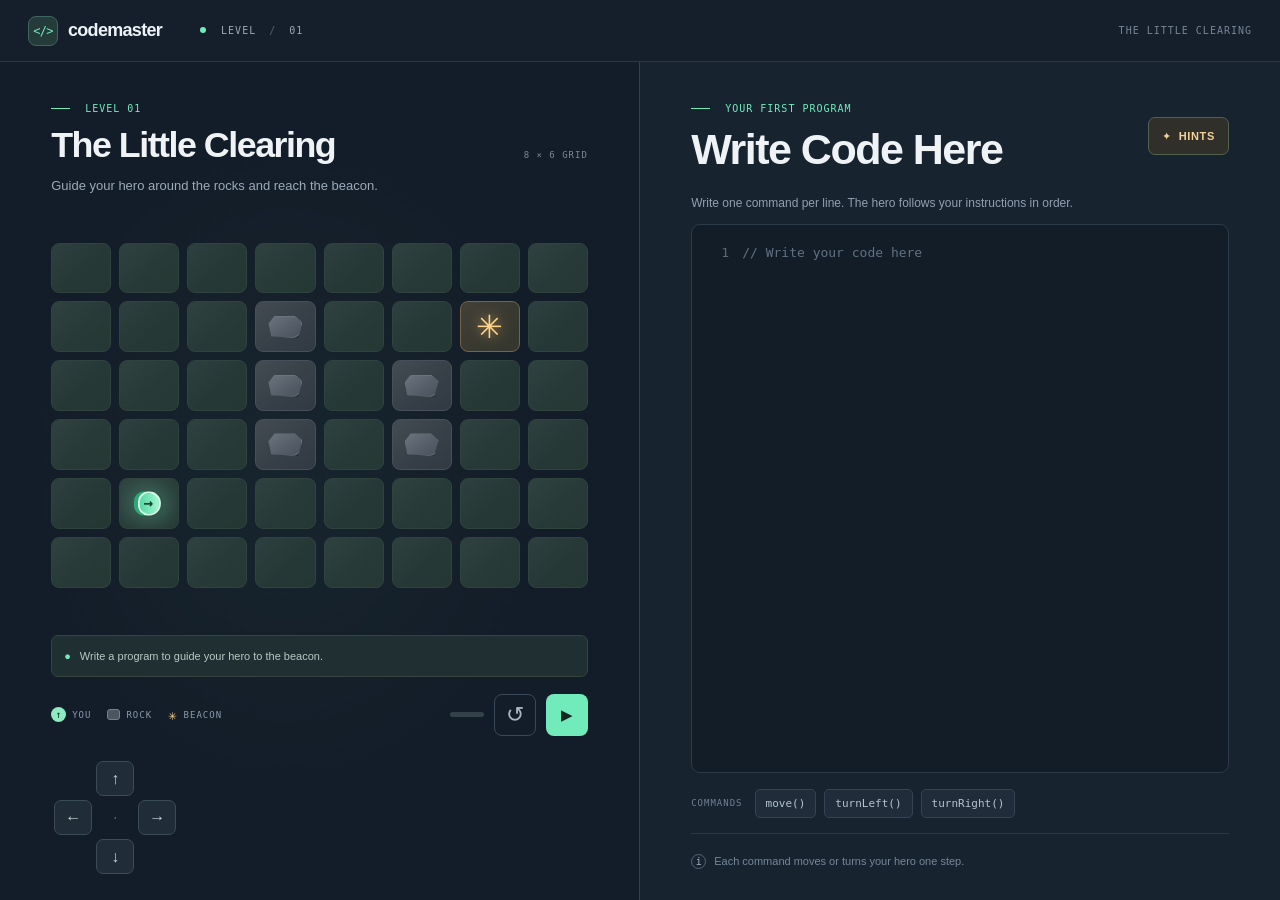
<file: index.html>
<!doctype html>
<html lang="en">
  <head>
    <meta charset="utf-8">
    <meta name="viewport" content="width=device-width, initial-scale=1">
    <meta name="theme-color" content="#111925">
    <meta name="description" content="Write a few lines of code. Guide your hero through a tiny world.">
    <title>Codemaster — The First Run</title>
    <link rel="stylesheet" href="styles.css">
    <script src="game-engine.js" defer></script>
    <script src="app.js" defer></script>
  </head>
  <body>
    <header class="topbar">
      <a class="brand" href="#" aria-label="Codemaster home">
        <span class="brand-mark" aria-hidden="true">&lt;/&gt;</span>
        <span>codemaster</span>
      </a>
      <div class="course-label"><span class="course-dot"></span> LEVEL <span class="slash">/</span> 01</div>
      <div class="topbar-right">THE LITTLE CLEARING</div>
    </header>

    <main class="workspace">
      <section class="world-side" aria-label="Game world">
        <section class="world-panel" aria-labelledby="world-title">
          <div class="world-heading">
            <div>
              <span class="eyebrow"><span class="eyebrow-line"></span> LEVEL 01</span>
              <h1 id="world-title">The Little Clearing</h1>
            </div>
            <span class="world-coordinates">8 × 6 GRID</span>
          </div>
          <p class="world-instructions">Guide your hero around the rocks and reach the beacon.</p>
          <div class="board-wrap">
            <div id="game-board" class="game-board" role="grid" aria-label="Game world"></div>
          </div>
          <div id="game-status" class="game-status" role="status" aria-live="polite">
            <span class="status-icon" aria-hidden="true">●</span>
            <span id="status-message">Write a program to guide your hero to the beacon.</span>
          </div>
          <div class="world-footer">
            <div class="world-legend" aria-label="Map legend">
              <span><i class="legend-hero" aria-hidden="true">↑</i> YOU</span>
              <span><i class="legend-wall" aria-hidden="true"></i> ROCK</span>
              <span><i class="legend-goal" aria-hidden="true">✳</i> BEACON</span>
            </div>
            <div class="world-actions">
              <div class="progress-track" aria-label="Program progress"><i id="run-progress"></i></div>
              <button class="reset-button" id="reset-button" type="button" aria-label="Reset level" title="Reset level">↺</button>
              <button class="run-button" id="run-button" type="button" aria-label="Run program" title="Run program"><span class="play-icon" aria-hidden="true">▶</span></button>
            </div>
          </div>
        </section>
        <div class="dpad" role="group" aria-label="Practice movement controls">
          <button type="button" data-step="north" aria-label="Step north">↑</button>
          <button type="button" data-step="west" aria-label="Step west">←</button>
          <span aria-hidden="true">·</span>
          <button type="button" data-step="east" aria-label="Step east">→</button>
          <button type="button" data-step="south" aria-label="Step south">↓</button>
        </div>
      </section>

      <section class="editor-side" aria-labelledby="editor-title">
        <div class="editor-heading">
          <div>
            <span class="eyebrow"><span class="eyebrow-line"></span> YOUR FIRST PROGRAM</span>
            <h2 id="editor-title">Write Code Here</h2>
          </div>
          <button class="hints-button" id="hints-button" type="button" aria-expanded="false" aria-controls="hint-popover">
            <span aria-hidden="true">✦</span> Hints
          </button>
        </div>
        <div class="hint-popover" id="hint-popover" hidden>
          <strong>Need a nudge?</strong>
          <span>Move east once, turn left and go north above the rocks. Turn right to cross the top, then right once more to reach the beacon.</span>
        </div>
        <p class="editor-help">Write one command per line. The hero follows your instructions in order.</p>
        <div class="editor-wrap">
          <pre class="line-numbers" id="line-numbers" aria-hidden="true">1</pre>
          <textarea
            id="program"
            aria-label="Write your code here"
            autocomplete="off"
            autocapitalize="off"
            spellcheck="false"
            wrap="off"
            placeholder="// Write your code here"
          ></textarea>
        </div>
        <div class="command-kit" aria-label="Available commands">
          <span class="kit-label">COMMANDS</span>
          <button class="command-chip" type="button" data-command="move()">move()</button>
          <button class="command-chip" type="button" data-command="turnLeft()">turnLeft()</button>
          <button class="command-chip" type="button" data-command="turnRight()">turnRight()</button>
        </div>
        <div class="editor-note"><span class="note-mark">i</span> Each command moves or turns your hero one step.</div>
      </section>
    </main>
  </body>
</html>
</file>
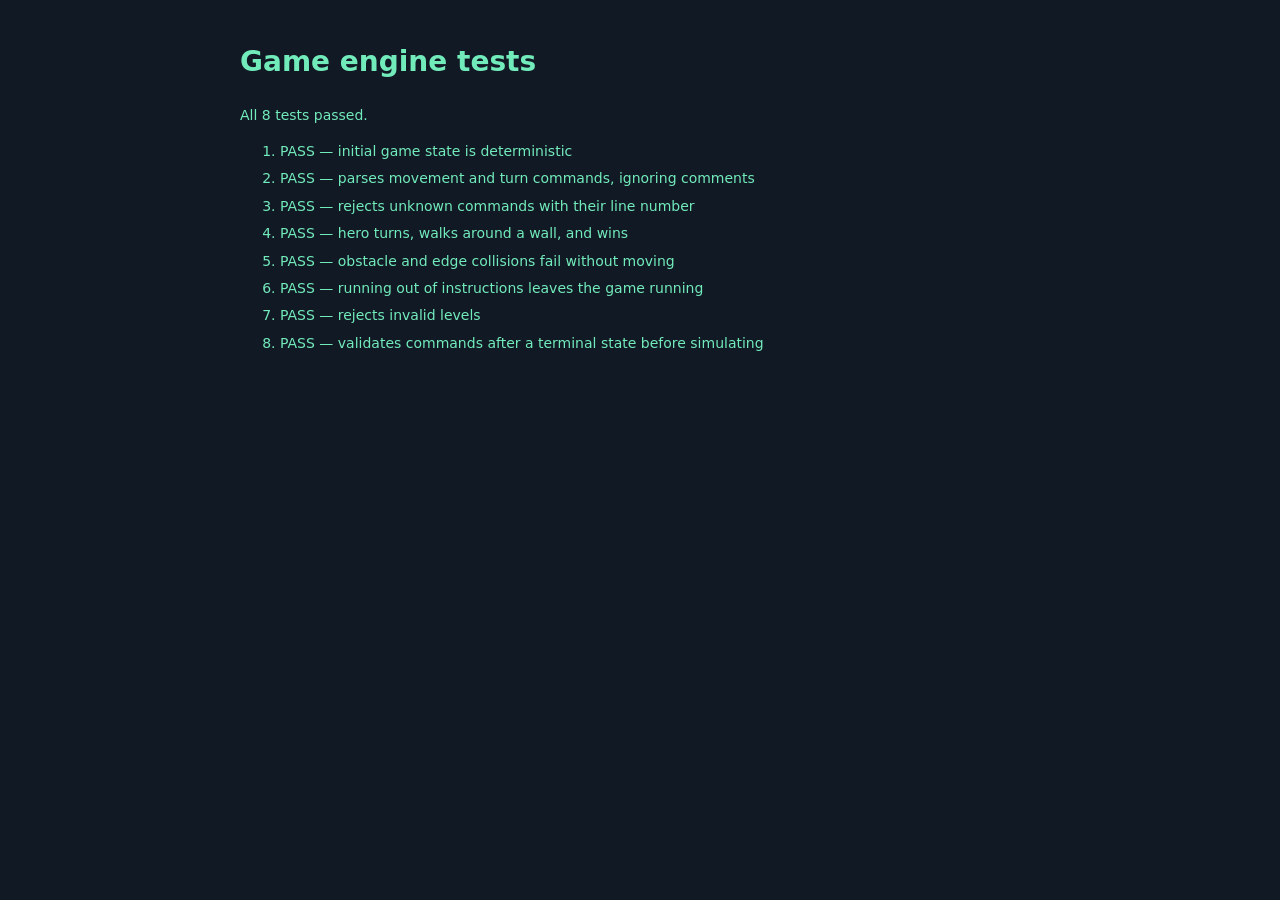
<file: tests/engine-tests.html>
<!doctype html>
<html lang="en">
  <head>
    <meta charset="utf-8">
    <meta name="viewport" content="width=device-width, initial-scale=1">
    <title>Codemaster engine tests</title>
    <style>
      body { max-width: 800px; margin: 40px auto; padding: 0 18px; color: #e8edf4; background: #111925; font: 14px/1.6 system-ui, sans-serif; }
      h1 { color: #72ebbb; }
      li { margin: 5px 0; }
      .pass { color: #72ebbb; }
      .fail { color: #ff967e; }
    </style>
    <script src="../game-engine.js" defer></script>
    <script src="engine-tests.js" defer></script>
  </head>
  <body>
    <h1>Game engine tests</h1>
    <p id="summary" aria-live="polite">Running tests…</p>
    <ol id="results"></ol>
  </body>
</html>
</file>
<file: styles.css>
:root {
  color-scheme: dark;
  font-family: "Segoe UI", Arial, sans-serif;
  color: #e8edf4;
  background: #111925;
  font-synthesis: none;
  text-rendering: optimizeLegibility;
  -webkit-font-smoothing: antialiased;
  --bg: #111925;
  --panel: #1a2533;
  --muted: #8290a0;
  --line: #2b3745;
  --mint: #72ebbb;
  --orange: #ffbf75;
  --mono: Consolas, "Cascadia Code", monospace;
}

* { box-sizing: border-box; }
body { min-width: 350px; min-height: 100vh; margin: 0; background: var(--bg); }
button, textarea { font: inherit; }
button { color: inherit; }

.topbar {
  height: 62px;
  padding: 0 28px;
  display: flex;
  align-items: center;
  border-bottom: 1px solid #2b3745;
  background: #151f2b;
}
.brand { display: inline-flex; align-items: center; gap: 10px; color: #edf3f6; font-size: 18px; font-weight: 700; letter-spacing: -.7px; text-decoration: none; }
.brand-mark { display: grid; width: 30px; height: 30px; place-items: center; border: 1px solid #41665e; border-radius: 8px; color: var(--mint); background: #243b39; font: 500 12px var(--mono); }
.course-label, .topbar-right, .eyebrow, .world-coordinates, .world-legend, .kit-label { font: 500 10px var(--mono); letter-spacing: 1px; }
.course-label { margin-left: 38px; color: #9ba9b8; }
.course-dot { display: inline-block; width: 6px; height: 6px; margin-right: 8px; border-radius: 50%; background: var(--mint); vertical-align: 1px; }
.slash { padding: 0 6px; color: #526072; }
.topbar-right { margin-left: auto; color: #778594; }

.workspace { min-height: calc(100vh - 62px); display: grid; grid-template-columns: minmax(0, 1fr) minmax(0, 1fr); }
.world-side { min-width: 0; min-height: calc(100vh - 62px); padding: clamp(25px, 4vh, 44px) clamp(24px, 4vw, 62px) 26px; display: flex; flex-direction: column; border-right: 1px solid #34404d; background: radial-gradient(ellipse at 45% 48%, rgb(50 82 72 / 14%), transparent 52%), #131d29; }
.world-panel { min-height: 0; flex: 1; display: flex; flex-direction: column; }
.world-heading { display: flex; align-items: end; justify-content: space-between; gap: 15px; }
.eyebrow { color: var(--mint); }
.eyebrow-line { display: inline-block; width: 19px; height: 1px; margin: 0 8px 3px 0; background: var(--mint); }
.world-heading h1, .editor-heading h2 { margin: 9px 0 0; color: #eff3f5; font-size: clamp(24px, 2.8vw, 36px); font-weight: 600; letter-spacing: -1.5px; }
.world-coordinates { padding-bottom: 6px; color: #7c8997; font-size: 9px; white-space: nowrap; }
.world-instructions { margin: 10px 0 0; color: #9daab8; font-size: 13px; line-height: 1.5; }
.board-wrap { min-height: 0; flex: 1; padding: 24px 0; display: grid; place-items: center; }
.game-board { display: grid; grid-template-columns: repeat(8, minmax(0, 1fr)); gap: clamp(4px, .65vw, 8px); width: min(100%, 550px); }
.tile { position: relative; display: grid; aspect-ratio: 1.18; place-items: center; overflow: hidden; border: 1px solid #30433f; border-radius: 8px; background: linear-gradient(145deg, #273a39, #253733); }
.tile::after { position: absolute; inset: 0; border-radius: inherit; background: linear-gradient(135deg, rgb(255 255 255 / 3%), transparent 55%); content: ""; pointer-events: none; }
.tile:nth-child(16n + 2), .tile:nth-child(16n + 4), .tile:nth-child(16n + 6), .tile:nth-child(16n + 8), .tile:nth-child(16n + 9), .tile:nth-child(16n + 11), .tile:nth-child(16n + 13), .tile:nth-child(16n + 15) { background: linear-gradient(145deg, #293c3a, #263834); }
.tile.rock { border-color: #47505a; background: linear-gradient(145deg, #3e464d, #313a43); }
.tile.rock::before { width: 55%; height: 42%; border: 1px solid #68737d; border-radius: 7px 8px 10px 7px; background: linear-gradient(145deg, #68717a, #48515c); box-shadow: 0 4px 0 #252e36; clip-path: polygon(18% 0, 78% 0, 100% 30%, 87% 100%, 8% 92%, 0 35%); content: ""; }
.tile.goal { border-color: #75634a; background: linear-gradient(145deg, #3d3b32, #34372f); }
.goal-mark { z-index: 1; color: #ffd58b; font-size: clamp(20px, 3.2vw, 32px); line-height: 1; text-shadow: 0 0 14px rgb(255 198 109 / 68%); animation: beacon-glow 2s ease-in-out infinite; }
.tile.hero::before { position: absolute; width: 65%; height: 65%; border-radius: 50%; background: rgb(114 235 187 / 15%); box-shadow: 0 0 17px 6px rgb(114 235 187 / 20%); content: ""; }
.hero-mark { z-index: 1; display: grid; width: 42%; height: 48%; place-items: center; border: 2px solid #d0f8e4; border-radius: 48% 48% 42% 42%; color: #154334; background: linear-gradient(#a5f4cf, #54d9a5); box-shadow: 0 4px 0 #2ca979; font: 700 clamp(10px, 1.6vw, 16px) var(--mono); transition: transform .18s; }
.tile.hero[data-facing="east"] .hero-mark { transform: rotate(90deg); }
.tile.hero[data-facing="south"] .hero-mark { transform: rotate(180deg); }
.tile.hero[data-facing="west"] .hero-mark { transform: rotate(-90deg); }
.game-status { min-height: 42px; padding: 0 12px; display: flex; align-items: center; gap: 9px; border: 1px solid #34443f; border-radius: 7px; color: #b8c9c3; background: #202f31; font-size: 11px; }
.status-icon { color: var(--mint); font-size: 11px; }
.game-status.is-won { border-color: #587b53; color: #d6f3c6; background: #253c32; }
.game-status.is-won .status-icon { color: #a5ea72; }
.game-status.is-failed { border-color: #79504d; color: #f0c6b9; background: #3a2b30; }
.game-status.is-failed .status-icon { color: #ff967e; }
.game-status.is-error { border-color: #785a3b; color: #f2d4aa; background: #392f2a; }
.game-status.is-error .status-icon { color: var(--orange); }
.world-footer { min-height: 75px; display: flex; align-items: center; justify-content: space-between; gap: 16px; }
.world-legend { display: flex; align-items: center; gap: 16px; color: #8c9aab; font-size: 9px; }
.world-legend span { display: inline-flex; align-items: center; gap: 6px; }
.legend-hero { display: grid; width: 15px; height: 15px; place-items: center; border-radius: 50%; color: #153a2c; background: #8deac1; font: 10px var(--mono); }
.legend-wall { width: 13px; height: 11px; border: 1px solid #75808b; border-radius: 3px; background: #4c5660; }
.legend-goal { color: #ffd58b; font-size: 14px; }
.world-actions { min-width: 138px; display: flex; align-items: center; gap: 10px; }
.progress-track { height: 5px; flex: 1; overflow: hidden; border-radius: 5px; background: #35414a; }
.progress-track i { display: block; width: 0; height: 100%; border-radius: inherit; background: var(--mint); transition: width .2s; }
.run-button, .reset-button { width: 42px; height: 42px; display: grid; flex: 0 0 42px; place-items: center; border-radius: 8px; cursor: pointer; }
.run-button { border: 0; color: #14261f; background: var(--mint); transition: filter .18s, transform .18s; }
.run-button:hover { transform: translateY(-1px); filter: brightness(1.06); }
.run-button:disabled { opacity: .58; cursor: wait; transform: none; }
.play-icon { font-size: 15px; }
.reset-button { border: 1px solid #3b4857; color: #aab5c1; background: transparent; font-size: 22px; }
.reset-button:hover { border-color: #788696; color: #eef3f7; }
.dpad { width: 128px; margin-top: 9px; display: grid; grid-template-columns: repeat(3, 38px); grid-template-rows: repeat(3, 35px); justify-content: center; align-content: center; gap: 4px; }
.dpad button { border: 1px solid #3c4b58; border-radius: 7px; color: #c6d5d7; background: #202d38; font-size: 16px; cursor: pointer; }
.dpad button:hover { border-color: #5b927b; color: var(--mint); background: #263a39; }
.dpad button[data-step="north"] { grid-column: 2; grid-row: 1; }
.dpad button[data-step="west"] { grid-column: 1; grid-row: 2; }
.dpad span { display: grid; grid-column: 2; grid-row: 2; place-items: center; color: #536172; }
.dpad button[data-step="east"] { grid-column: 3; grid-row: 2; }
.dpad button[data-step="south"] { grid-column: 2; grid-row: 3; }

.editor-side { position: relative; min-width: 0; min-height: calc(100vh - 62px); padding: clamp(25px, 4vh, 44px) clamp(24px, 4vw, 62px) 24px; display: flex; flex-direction: column; background: #182330; }
.editor-heading { display: flex; align-items: center; justify-content: space-between; gap: 18px; }
.editor-heading h2 { font-size: clamp(29px, 3.5vw, 43px); }
.hints-button { min-height: 38px; padding: 0 13px; display: inline-flex; align-items: center; gap: 7px; border: 1px solid #52624e; border-radius: 7px; color: #f4d29a; background: #302f2a; font-size: 11px; font-weight: 600; text-transform: uppercase; letter-spacing: .6px; cursor: pointer; }
.hints-button:hover, .hints-button[aria-expanded="true"] { border-color: #94734d; background: #3a352d; }
.hint-popover { position: absolute; z-index: 2; top: 116px; right: clamp(24px, 4vw, 62px); width: min(290px, 70%); padding: 14px 16px; display: grid; gap: 6px; border: 1px solid #635744; border-radius: 9px; color: #d9c9ac; background: #302e29; box-shadow: 0 10px 28px rgb(0 0 0 / 30%); font-size: 12px; line-height: 1.5; }
.hint-popover[hidden] { display: none; }
.hint-popover strong { color: #f5d79e; }
.editor-help { margin: 20px 0 12px; color: #929faf; font-size: 12px; line-height: 1.5; }
.editor-wrap { min-height: 220px; flex: 1; padding: 14px 18px 14px 0; display: flex; overflow: auto; border: 1px solid #2d3a48; border-radius: 9px; background: #131d28; }
.line-numbers { min-width: 50px; margin: 0; padding: 0 13px 0 0; color: #5a6879; text-align: right; user-select: none; font: 13px/27px var(--mono); white-space: pre; }
#program { width: 100%; min-height: 190px; padding: 0; resize: none; outline: none; border: 0; color: #cfe6db; background: transparent; caret-color: var(--mint); font: 13px/27px var(--mono); tab-size: 2; white-space: pre; }
#program::placeholder { color: #617181; }
#program::selection { color: #ecf8f3; background: #285c4a; }
.command-kit { min-height: 60px; padding: 13px 0; display: flex; flex-wrap: wrap; align-items: center; gap: 8px; }
.kit-label { margin-right: 4px; color: #718092; font-size: 9px; }
.command-chip { padding: 7px 10px; border: 1px solid #354354; border-radius: 5px; color: #b4c4d0; background: #202c39; font: 11px var(--mono); cursor: pointer; transition: border-color .16s, color .16s, background .16s; }
.command-chip:hover { border-color: #568575; color: var(--mint); background: #233932; }
.editor-note { min-height: 43px; padding-top: 12px; display: flex; align-items: center; gap: 8px; border-top: 1px solid #2b3745; color: #778798; font-size: 11px; }
.note-mark { width: 15px; height: 15px; display: inline-grid; place-items: center; border: 1px solid #556577; border-radius: 50%; color: #a6b4c1; font: 10px var(--mono); }

@keyframes beacon-glow { 50% { opacity: .68; transform: scale(.91); } }
@media (max-width: 900px) {
  .workspace { grid-template-columns: minmax(0, 1fr) minmax(0, 1fr); }
  .world-side, .editor-side { padding-right: 24px; padding-left: 24px; }
  .world-legend { gap: 10px; }
  .world-legend, .kit-label { font-size: 8px; }
}
@media (max-width: 680px) {
  .topbar { height: 56px; padding: 0 16px; }
  .course-label { margin-left: 17px; font-size: 8px; }
  .topbar-right { font-size: 8px; }
  .workspace { min-height: calc(100vh - 56px); grid-template-columns: 1fr; }
  .world-side { min-height: 65vh; padding: 23px 19px 16px; border-right: 0; border-bottom: 1px solid #34404d; }
  .editor-side { min-height: 70vh; padding: 25px 19px 18px; }
  .world-heading h1 { font-size: 27px; }
  .board-wrap { min-height: 220px; padding: 18px 0; }
  .game-board { width: min(100%, 470px); gap: 4px; }
  .tile { aspect-ratio: 1.12; border-radius: 5px; }
  .world-footer { min-height: 59px; }
  .world-actions { min-width: 104px; gap: 7px; }
  .run-button, .reset-button { width: 36px; height: 36px; flex-basis: 36px; }
  .dpad { width: 118px; grid-template-columns: repeat(3, 34px); grid-template-rows: repeat(3, 31px); }
  .editor-wrap { min-height: 250px; }
}
@media (prefers-reduced-motion: reduce) {
  *, *::before, *::after { animation-duration: .01ms !important; animation-iteration-count: 1 !important; scroll-behavior: auto !important; transition-duration: .01ms !important; }
}
</file>
